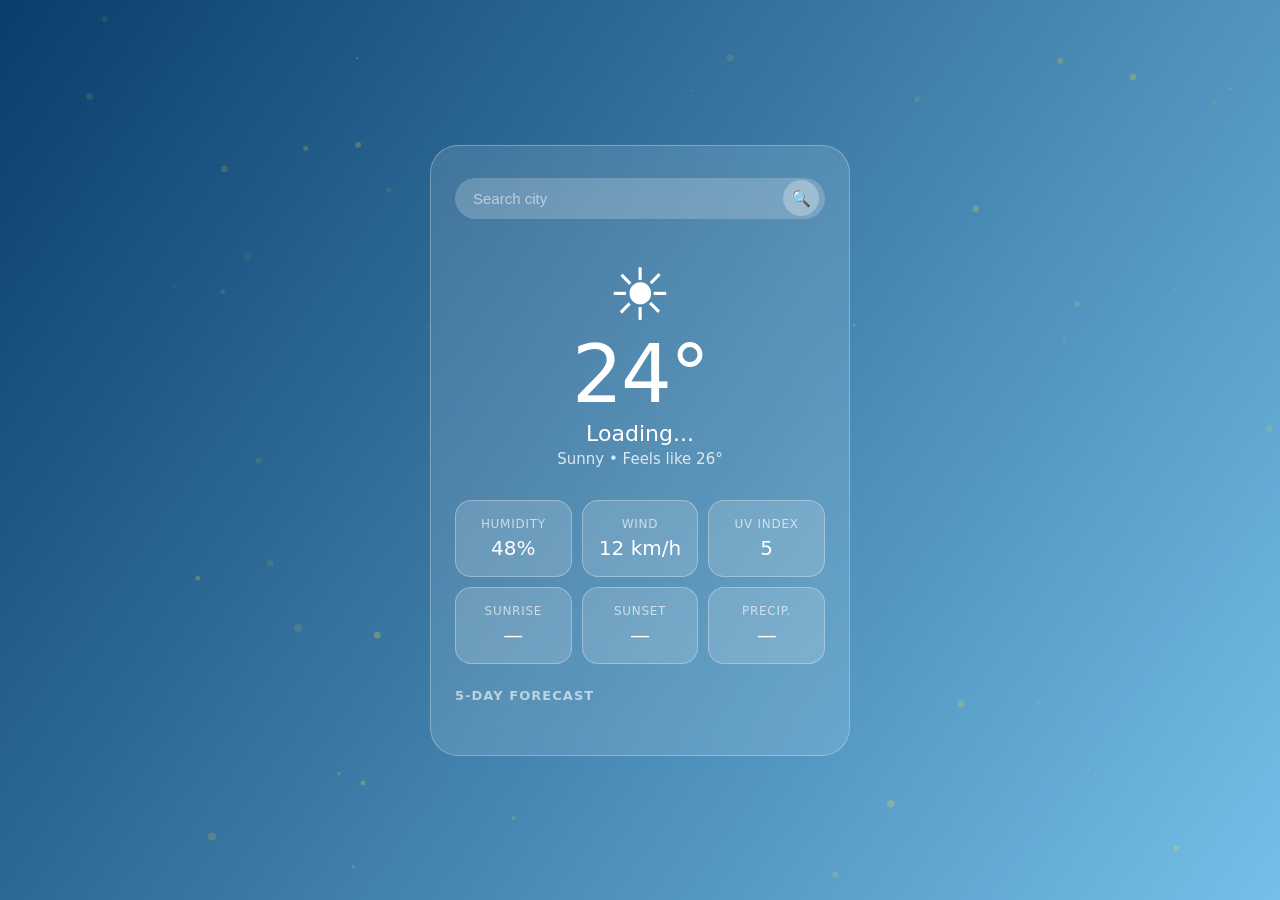
<file: project/index.html>
<!DOCTYPE html>
<html lang="en">
<head>
  <meta charset="UTF-8" />
  <meta name="viewport" content="width=device-width, initial-scale=1.0" />
  <title>Weather App</title>
  <link rel="stylesheet" href="styles.css" />
</head>
<body>

  <canvas id="bgCanvas"></canvas>

  <div class="container">

    <section class="search-area">
      <input type="text" id="cityInput" placeholder="Search city" />
      <button id="searchButton">🔍</button>
    </section>

    <div id="infobox">

      <section class="main-weather">
        <div id="weatherIcon">☀️</div>
        <h1 id="temperature">24°</h1>
        <h2 id="cityName">Sofia</h2>
        <p id="weatherDescription">Sunny • Feels like 26°</p>
      </section>

      <section class="details">
        <div class="detail-card">
          <p class="detail-label">Humidity</p>
          <h3 id="humidity">48%</h3>
        </div>
        <div class="detail-card">
          <p class="detail-label">Wind</p>
          <h3 id="wind">12 km/h</h3>
        </div>
        <div class="detail-card">
          <p class="detail-label">UV Index</p>
          <h3 id="uvIndex">5</h3>
        </div>
      </section>

      <section class="details extra-details">
        <div class="detail-card">
          <p class="detail-label">Sunrise</p>
          <h3 id="sunrise">—</h3>
        </div>
        <div class="detail-card">
          <p class="detail-label">Sunset</p>
          <h3 id="sunset">—</h3>
        </div>
        <div class="detail-card">
          <p class="detail-label">Precip.</p>
          <h3 id="precipitation">—</h3>
        </div>
      </section>

      <section class="forecast">
        <h4 class="forecast-title">5-Day Forecast</h4>
        <div class="forecast-strip" id="forecastStrip"></div>
      </section>

    </div>

  </div>

  <!-- Load order matters: background.js defines setBackgroundTheme(),
       weather-api.js defines getWeather(), and main.js calls both. -->
  <script src="background.js"></script>
  <script src="weather-api.js"></script>
  <script src="main.js"></script>
</body>
</html>
</file>
<file: project/styles.css>
*, *::before, *::after {
  box-sizing: border-box;
  margin: 0;
  padding: 0;
}

html, body {
  height: 100%;
}

#bgCanvas {
  position: fixed;
  inset: 0;
  width: 100%;
  height: 100%;
  z-index: 0;
  pointer-events: none;
}

body {
  font-family: system-ui, -apple-system, sans-serif;
  min-height: 100vh;
  display: flex;
  align-items: center;
  justify-content: center;
  padding: clamp(0.75rem, 4vw, 1.5rem);
  background: #1a5f96;
  transition: background 1.2s ease;
}

body.theme-sunny       { background: #1a5f96; }
body.theme-cloudy      { background: #4a5568; }
body.theme-rainy       { background: #1a2a3a; }
body.theme-stormy      { background: #1a1a2e; }
body.theme-snowy       { background: #8fa8c4; }
body.theme-foggy       { background: #6b7280; }
body.theme-night-clear { background: #0f0c29; }

.container {
  position: relative;
  z-index: 1;
  width: 100%;
  max-width: 420px;
  background: rgba(255, 255, 255, 0.12);
  border: 0.5px solid rgba(255, 255, 255, 0.28);
  border-radius: clamp(16px, 5vw, 28px);
  padding: clamp(1.25rem, 5vw, 2rem) clamp(1rem, 4vw, 1.5rem) clamp(1.5rem, 5vw, 2.5rem);
  backdrop-filter: blur(12px);
  -webkit-backdrop-filter: blur(12px);
  animation: fadeUp 0.5s ease both;
}

@keyframes fadeUp {
  from { opacity: 0; transform: translateY(16px); }
  to   { opacity: 1; transform: translateY(0); }
}

.search-area {
  display: flex;
  align-items: center;
  position: relative;
  margin-bottom: clamp(1.5rem, 5vw, 2.5rem);
}

#cityInput {
  flex: 1;
  min-width: 0;
  padding: 12px 50px 12px 18px;
  border-radius: 50px;
  border: none;
  outline: none;
  font-size: clamp(13px, 3.5vw, 15px);
  background: rgba(255, 255, 255, 0.2);
  color: #fff;
  transition: background 0.15s, box-shadow 0.15s;
}

#cityInput::placeholder { color: rgba(255, 255, 255, 0.55); }

#cityInput:focus {
  background: rgba(255, 255, 255, 0.3);
  box-shadow: 0 0 0 2px rgba(255, 255, 255, 0.4);
}

#searchButton {
  position: absolute;
  right: 6px;
  flex-shrink: 0;
  width: 36px;
  height: 36px;
  border-radius: 50%;
  border: none;
  cursor: pointer;
  background: rgba(255, 255, 255, 0.28);
  color: #fff;
  font-size: 16px;
  display: flex;
  align-items: center;
  justify-content: center;
  transition: background 0.15s, transform 0.1s;
}

#searchButton:hover  { background: rgba(255, 255, 255, 0.42); }
#searchButton:active { transform: scale(0.92); }

.main-weather {
  text-align: center;
  color: #fff;
  margin-bottom: clamp(1.25rem, 4vw, 2rem);
}

#weatherIcon {
  font-size: clamp(52px, 15vw, 72px);
  line-height: 1;
  margin-bottom: 0.25rem;
  display: inline-block;
  animation: iconPop 0.4s cubic-bezier(0.34, 1.56, 0.64, 1) both;
}

@keyframes iconPop {
  from { transform: scale(0.5); opacity: 0; }
  to   { transform: scale(1);   opacity: 1; }
}

#temperature {
  font-size: clamp(56px, 18vw, 80px);
  font-weight: 300;
  line-height: 1;
  letter-spacing: -2px;
}

#cityName {
  font-size: clamp(16px, 5vw, 22px);
  font-weight: 500;
  margin: 6px 0 4px;
}

#weatherDescription {
  font-size: clamp(12px, 3.5vw, 15px);
  color: rgba(255, 255, 255, 0.8);
}

.details {
  display: grid;
  grid-template-columns: repeat(3, 1fr);
  gap: clamp(6px, 2vw, 10px);
}

.extra-details {
  margin-top: clamp(6px, 2vw, 10px);
}

.detail-card {
  background: rgba(255, 255, 255, 0.15);
  border: 0.5px solid rgba(255, 255, 255, 0.3);
  border-radius: clamp(10px, 3vw, 16px);
  padding: clamp(0.6rem, 2.5vw, 1rem) clamp(0.4rem, 2vw, 0.75rem);
  text-align: center;
  color: #fff;
  transition: background 0.2s;
}

.detail-card:hover { background: rgba(255, 255, 255, 0.22); }

.detail-label {
  font-size: clamp(9px, 2.5vw, 12px);
  color: rgba(255, 255, 255, 0.65);
  text-transform: uppercase;
  letter-spacing: 0.06em;
  margin-bottom: 5px;
}

.detail-card h3 {
  font-size: clamp(13px, 4vw, 20px);
  font-weight: 500;
}

.forecast {
  margin-top: clamp(1rem, 3vw, 1.5rem);
}

.forecast-title {
  font-size: clamp(11px, 3vw, 13px);
  color: rgba(255, 255, 255, 0.6);
  text-transform: uppercase;
  letter-spacing: 0.08em;
  margin-bottom: clamp(0.5rem, 2vw, 0.75rem);
}

.forecast-strip {
  display: flex;
  gap: clamp(6px, 2vw, 10px);
}

.forecast-day {
  flex: 1;
  background: rgba(255, 255, 255, 0.13);
  border: 0.5px solid rgba(255, 255, 255, 0.25);
  border-radius: clamp(10px, 3vw, 14px);
  padding: clamp(0.5rem, 2vw, 0.75rem) clamp(0.25rem, 1.5vw, 0.5rem);
  text-align: center;
  color: #fff;
  transition: background 0.2s;
  animation: fadeUp 0.4s ease both;
}

.forecast-day:nth-child(1) { animation-delay: 0.05s; }
.forecast-day:nth-child(2) { animation-delay: 0.10s; }
.forecast-day:nth-child(3) { animation-delay: 0.15s; }
.forecast-day:nth-child(4) { animation-delay: 0.20s; }
.forecast-day:nth-child(5) { animation-delay: 0.25s; }

.forecast-day:hover { background: rgba(255, 255, 255, 0.22); }

.forecast-day-name {
  font-size: clamp(9px, 2.5vw, 11px);
  color: rgba(255, 255, 255, 0.6);
  text-transform: uppercase;
  letter-spacing: 0.05em;
  margin-bottom: 4px;
}

.forecast-day-icon {
  font-size: clamp(18px, 5vw, 26px);
  line-height: 1.2;
  margin-bottom: 4px;
}

.forecast-day-high {
  font-size: clamp(12px, 3.5vw, 16px);
  font-weight: 600;
}

.forecast-day-low {
  font-size: clamp(10px, 2.8vw, 13px);
  color: rgba(255, 255, 255, 0.55);
  margin-top: 1px;
}
</file>
